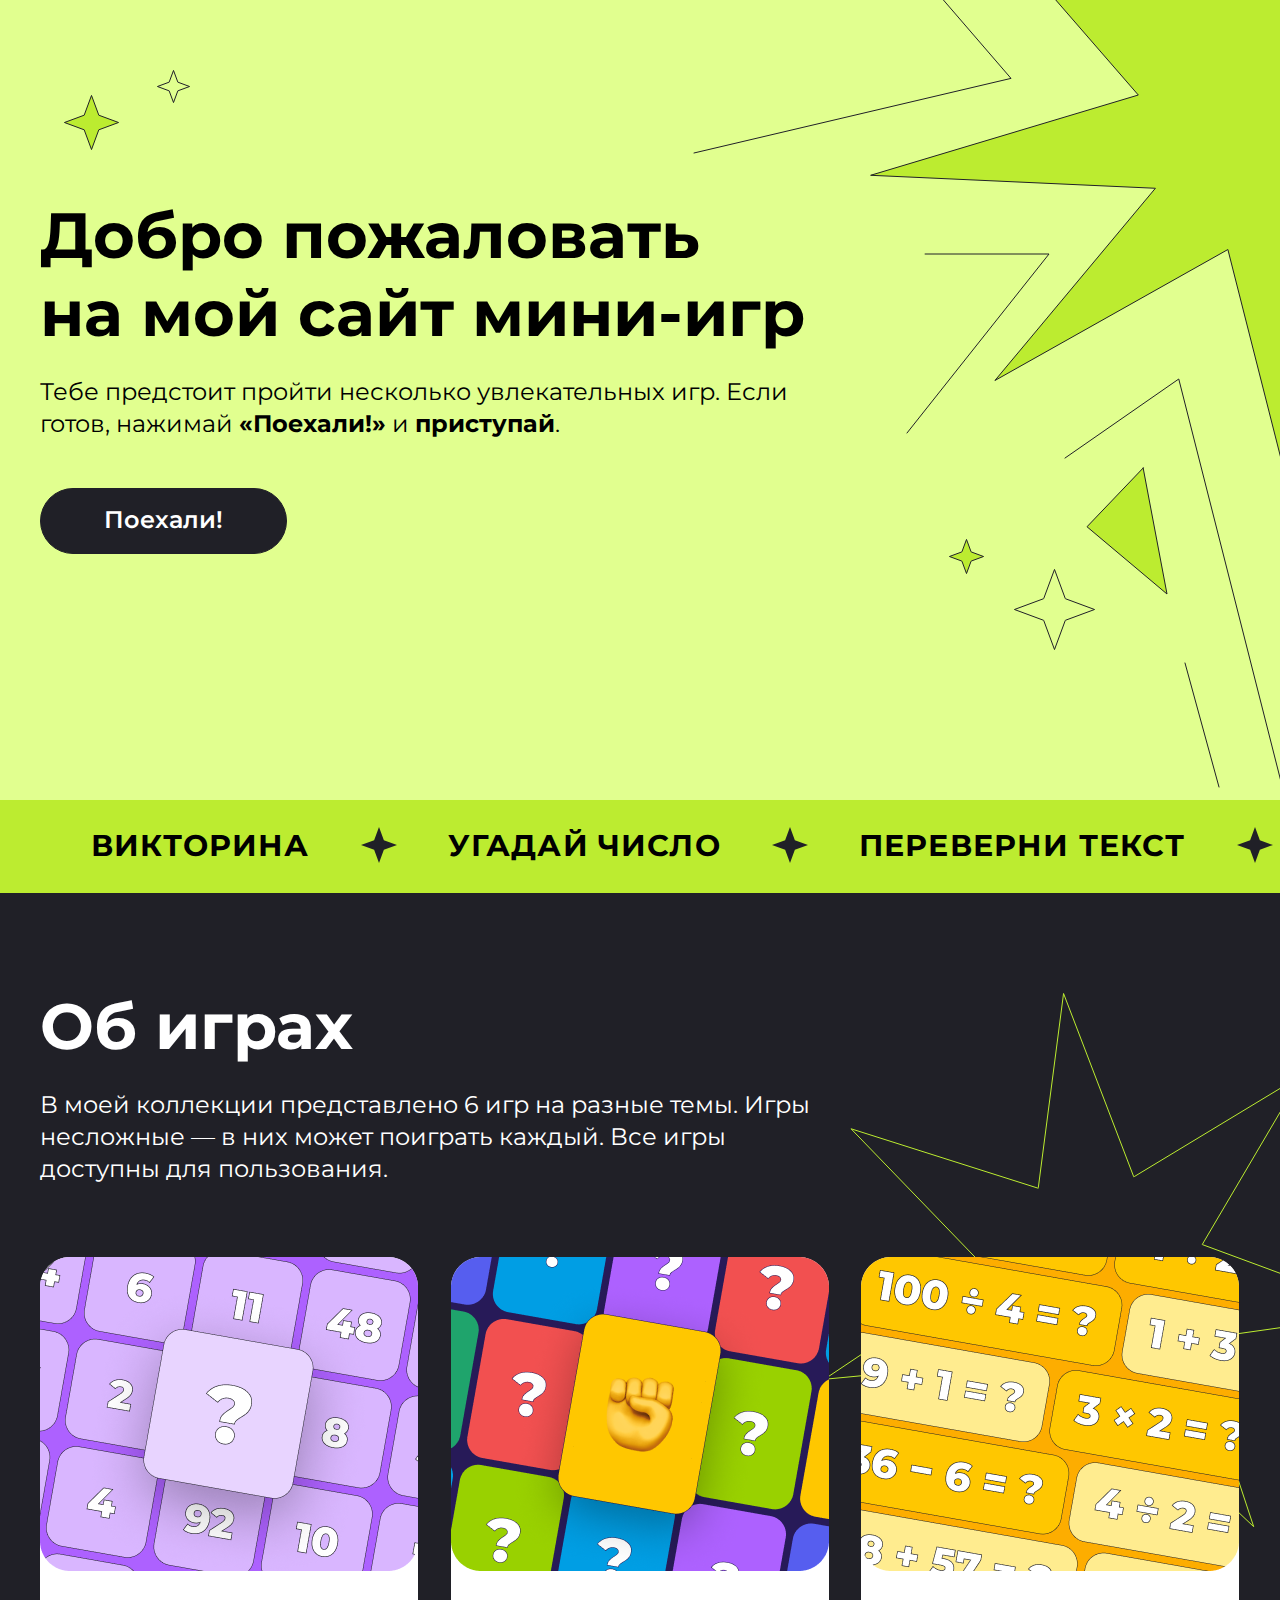
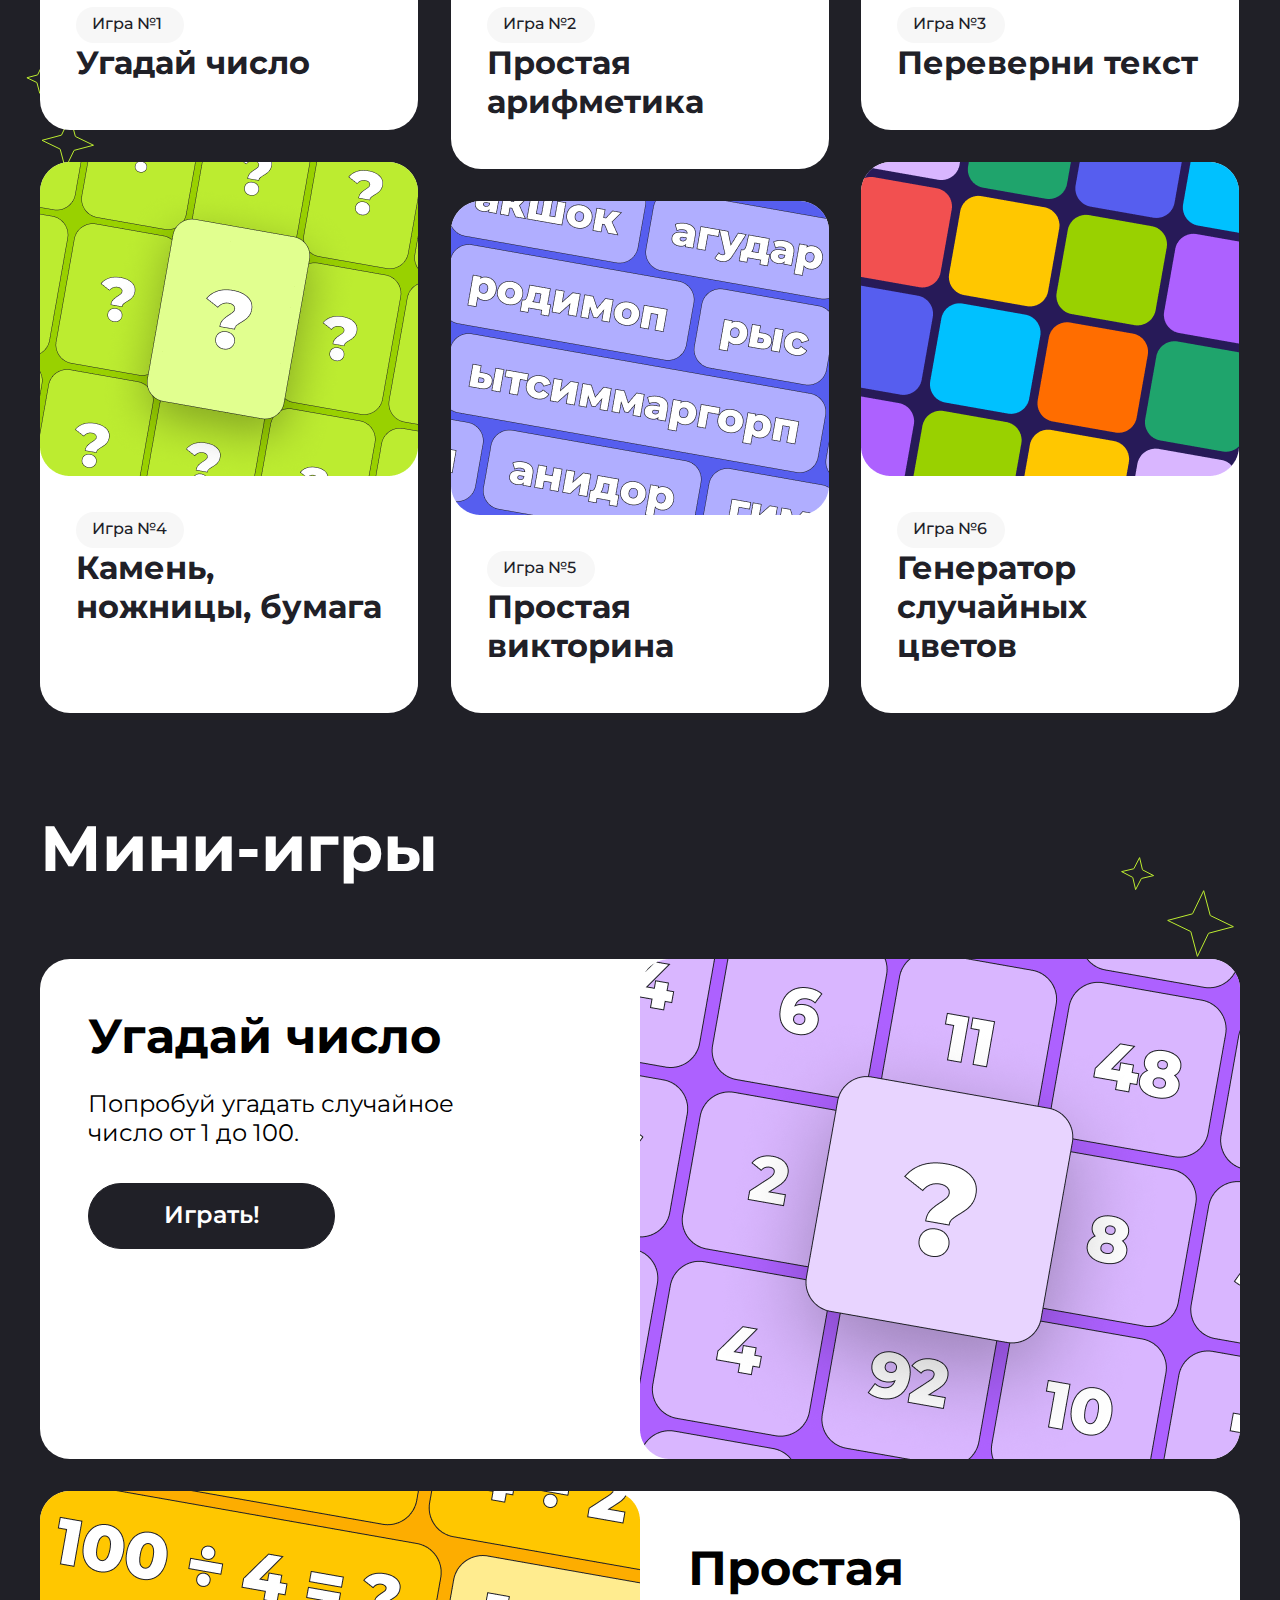
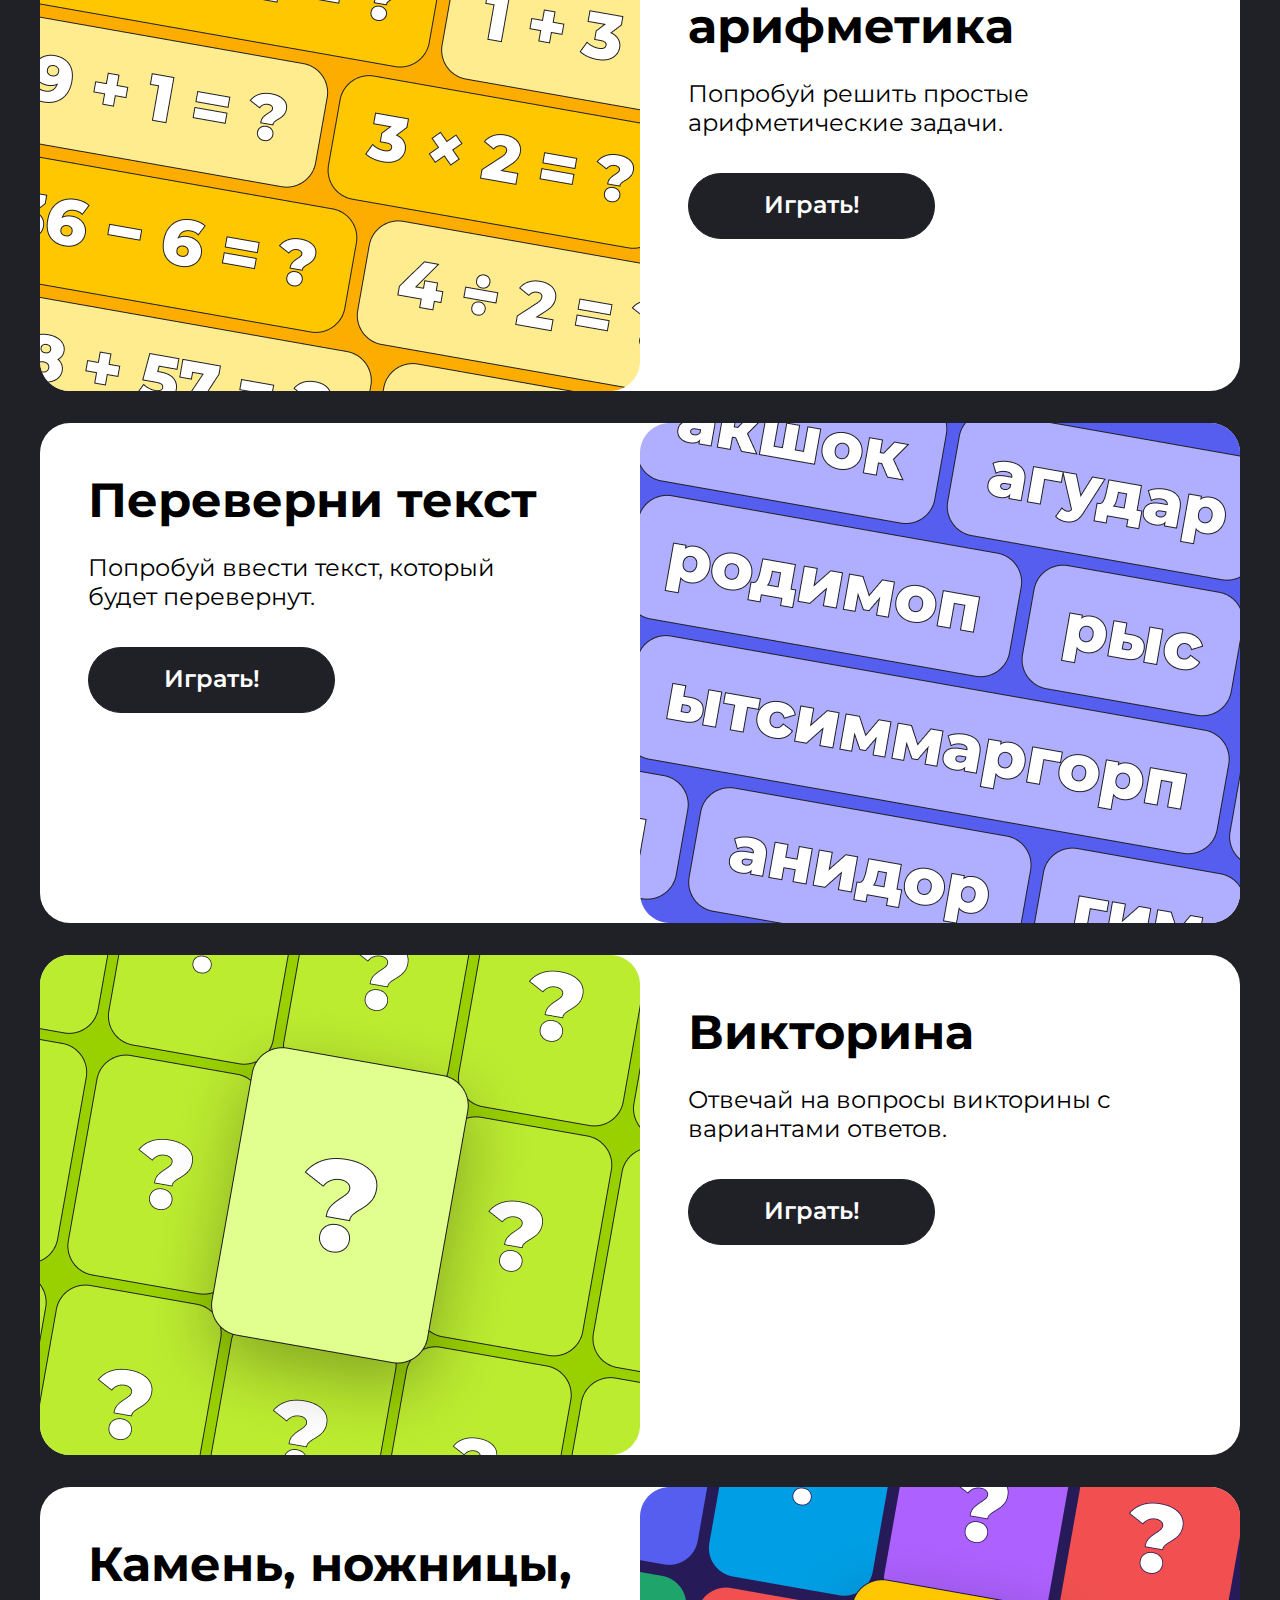
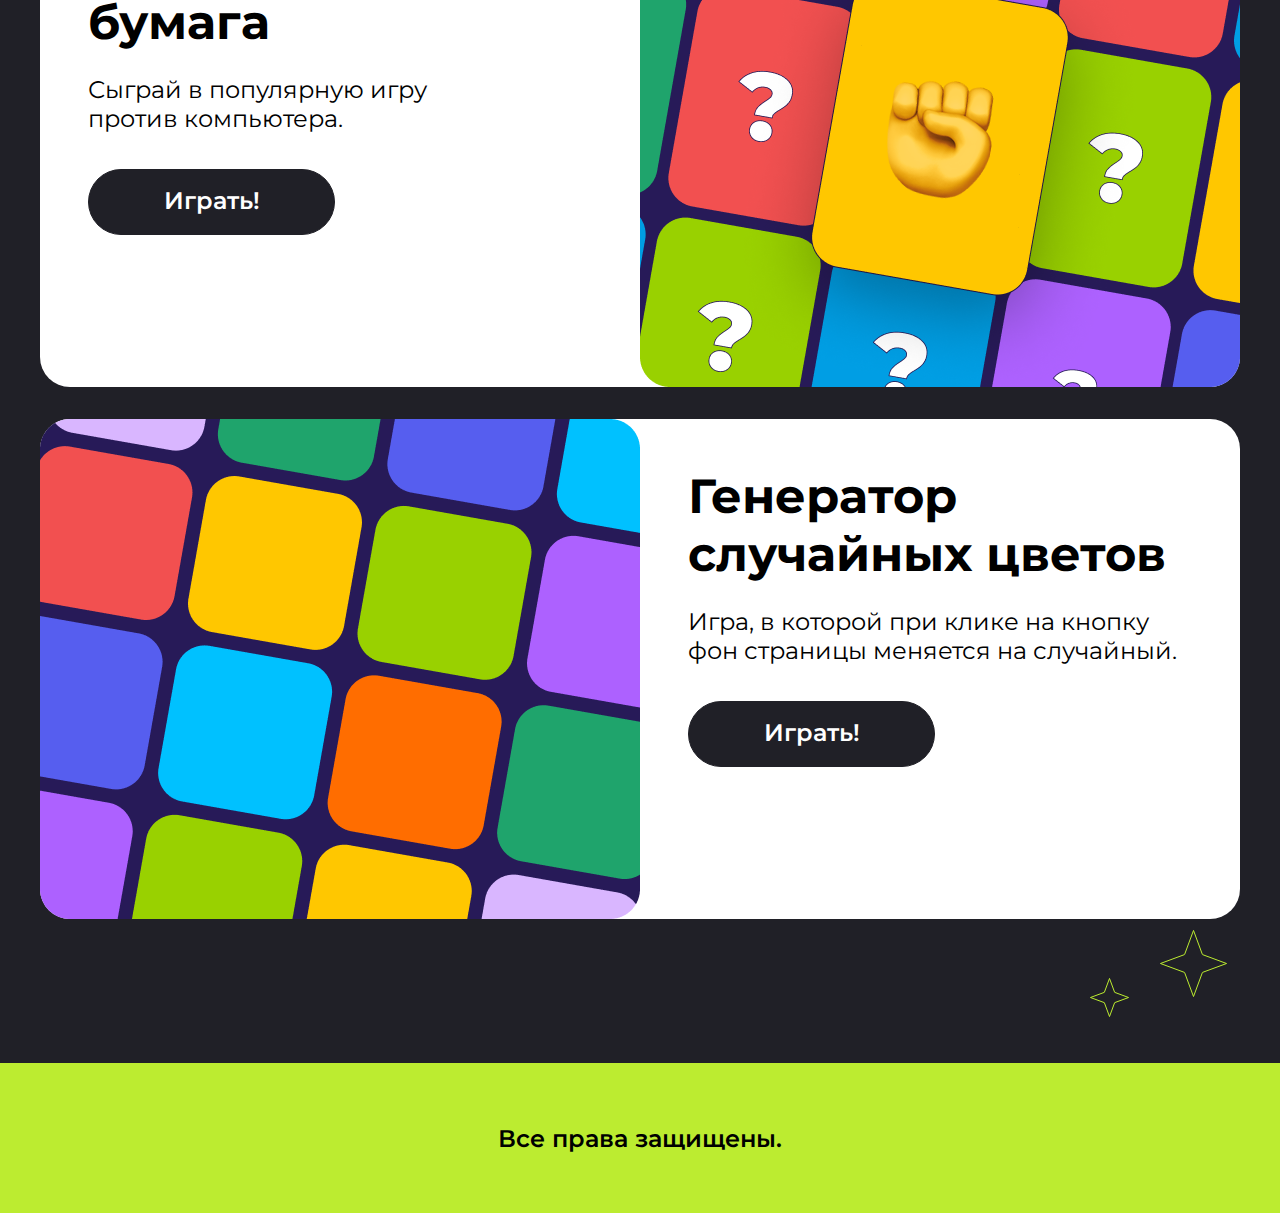
<file: index.html>
<!DOCTYPE html>
<html lang="en">
<head>
    <meta charset="UTF-8">
    <meta name="viewport" content="width=device-width, initial-scale=1.0">
    <title>Homework1</title>
    <link rel="preconnect" href="https://fonts.googleapis.com">
    <link rel="preconnect" href="https://fonts.gstatic.com" crossorigin>
    <link href="https://fonts.googleapis.com/css2?family=Montserrat:wght@400..700&display=swap" rel="stylesheet">
    <link rel="stylesheet" href="index.css">
</head>
<body>
    <header class="heder center">
            <div class="heder__title">
                <h1 class="heder__subtitle">Добро пожаловать<br> на мой сайт мини-игр</h1>
                <p class="heder__subtitles">Тебе предстоит пройти несколько увлекательных игр. Если готов, нажимай <strong>«Поехали!»</strong> и <strong>приступай</strong>.</p>
                <a href="#about-games" class="heder__button">Поехали!</a>
            </div> 
    </header>
    <div class="scrolling center">
            <div class="scrolling-games">
                <span class="scrolling__imgs">ВИКТОРИНА</span>
                <img class="scrolling__img" src="img-gaim/star-scrol.svg" alt="Star">
                <span class="scrolling__imgs">УГАДАЙ ЧИСЛО</span>
                <img class="scrolling__img" src="img-gaim/star-scrol.svg" alt="Star">
                <span class="scrolling__imgs">ПЕРЕВЕРНИ ТЕКСТ</span>
                <img class="scrolling__img" src="img-gaim/star-scrol.svg" alt="Star">
                <span class="scrolling__imgs">ПРОСТАЯ АРИФМЕТИКА</span>
                <img class="scrolling__img" src="img-gaim/star-scrol.svg" alt="Star">
                <span class="scrolling__imgs">КАМЕНЬ, НОЖНИЦЫ, БУМАГА</span>
                <img class="scrolling__img" src="img-gaim/star-scrol.svg" alt="Star">
                <span class="scrolling__imgs">ГЕНЕРАТОР СЛУЧАЙНЫХ ЦВЕТОВ</span>
                <img class="scrolling__img" src="img-gaim/star-scrol.svg" alt="Star">
            </div>
    </div>   
    <div class="about-games center" id="about-games">
            <div class="about-games__block">
                <h2 class="about-games__titles">Об играх</h2>
                <p class="about-games__description">В моей коллекции представлено 6 игр на разные темы. Игры несложные — в них может поиграть каждый.
                Все игры доступны для пользования.</p>
            </div>
            <main class="product">
                <div class="product-subblock">
                    <a href="#1">
                        <article class="product-game">
                            <img class="product-game__img" src="img-gaim/card_cover1.png" alt="Card cover">
                            <div class="product-game__descript">
                                <p class="product-game__number">Игра №1</p>
                                <h3 class="product-game__subtitle">Угадай число</h3>
                            </div>
                        </article>
                    </a>
                    <a href="#4">
                        <article class="product-game2">
                            <img class="product-game2__img" src="img-gaim/card_cover4.png" alt="Card cover">
                            <div class="product-game2__descript">
                                <p class="product-game2__number">Игра №4</p>
                                <h3 class="product-game2__subtitle">Камень, ножницы, бумага</h3>
                            </div>
                        </article>
                    </a>
                </div>
                <div class="product-subblock">
                    <a href="#2">
                        <article class="product-game3">
                            <img class="product-game3__img" src="img-gaim/card_cover2.png" alt="Card cover">
                            <div class="product-game3__descript">
                                <p class="product-game3__number">Игра №2</p>
                                <h3 class="product-game3__subtitle">Простая арифметика</h3>
                            </div>
                        </article>
                    </a>
                    <a href="#5">
                        <article class="product-game3">
                            <img class="product-game3__img" src="img-gaim/card_cover5.png" alt="Card cover">
                            <div class="product-game3__descript">
                                <p class="product-game3__number">Игра №5</p>
                                <h3 class="product-game3__subtitle">Простая викторина</h3>
                            </div>
                        </article>
                    </a>
                </div>
                <div class="product-subblock">
                    <a href="#3">
                        <article class="product-game">
                            <img class="product-game__img" src="img-gaim/card_cover3.png" alt="Card cover">
                            <div class="product-game__descript">
                                <p class="product-game__number">Игра №3</p>
                                <h3 class="product-game__subtitle">Переверни текст</h3>
                            </div>
                        </article>
                    </a>
                    <a href="#6">
                        <article class="product-game2">
                            <img class="product-game2__img" src="img-gaim/card_cover6.png" alt="Card cover">
                            <div class="product-game2__descript">
                                <p class="product-game2__number">Игра №6</p>
                                <h3 class="product-game2__subtitle">Генератор случайных цветов</h3>
                            </div>
                        </article>
                    </a>
                </div>
            </main>
    </div>
    <div class="mini-games center">
            <div class="mini-games__block">
                <h2 class="mini-games__titles">Мини-игры</h2>
            </div>
            <div class="mini-games__product">
                <div class="games-icons">
                    <article class="games-icons__productes" id="1">  
                        <div class="games-icons__descripto">
                            <h3 class="games-icons__subtitle">Угадай число</h3>
                            <p class="games-icons__number">Попробуй угадать случайное<br> число от 1 до 100.</p>
                            <a class="games-icons__button" data-game="guess-number">Играть!</a>
                        </div>
                        <img class="games-icons__img" src="img-gaim/big-card_cover1.png" alt="Card cover">
                    </article>
                </div>
                <div class="games-icons">
                    <article class="games-icons__productes2" id="2">  
                        <div class="games-icons__descripto">
                            <h3 class="games-icons__subtitle">Простая арифметика</h3>
                            <p class="games-icons__number">Попробуй решить простые арифметические задачи.</p>
                            <a class="games-icons__button" data-game="simple-arithmetic">Играть!</a>
                        </div>
                        <img class="games-icons__img" src="img-gaim/big-card_cover2.png" alt="Card cover">
                    </article>
                </div>
                <div class="games-icons">
                    <article class="games-icons__productes" id="3">  
                        <div class="games-icons__descripto">
                            <h3 class="games-icons__subtitle">Переверни текст</h3>
                            <p class="games-icons__number">Попробуй ввести текст, который<br> будет перевернут.</p>
                            <a class="games-icons__button" data-game="turn-text-over">Играть!</a>
                        </div>
                        <img class="games-icons__img" src="img-gaim/big-card_cover3.png" alt="Card cover">
                    </article>
                </div>
                <div class="games-icons">
                    <article class="games-icons__productes2" id="5">  
                        <div class="games-icons__descripto">
                            <h3 class="games-icons__subtitle">Викторина</h3>
                            <p class="games-icons__number">Отвечай на вопросы викторины с вариантами ответов.</p>
                            <a class="games-icons__button" data-game="quiz">Играть!</a>
                        </div>
                        <img class="games-icons__img" src="img-gaim/big-card_cover4.png" alt="Card cover">
                    </article>
                </div>
                <div class="games-icons">
                    <article class="games-icons__productes" id="4">  
                        <div class="games-icons__descripto">
                            <h3 class="games-icons__subtitle">Камень, ножницы, бумага</h3>
                            <p class="games-icons__number">Сыграй в популярную игру<br> против компьютера.</p>
                            <a class="games-icons__button" data-game="rock-paper-scissors">Играть!</a>
                        </div>
                        <img class="games-icons__img" src="img-gaim/big-card_cover5.png" alt="Card cover">
                    </article>
                </div>
                <div class="games-icons">
                    <article class="games-icons__productes2" id="6">  
                        <div class="games-icons__descripto">
                            <h3 class="games-icons__subtitle">Генератор случайных цветов</h3>
                            <p class="games-icons__number">Игра, в которой при клике на кнопку фон страницы меняется на случайный.</p>
                            <a class="games-icons__button" data-game="random-color-generator">Играть!</a>
                        </div>
                        <div id="modal" class="modal">
                            <div class="modal-content">
                                <button id="changeColorButton">Сменить цвет</button>
                                <button id="stopGameButton">Завершить игру</button>
                            </div>
                        </div>
                        <img class="games-icons__img" src="img-gaim/big-card_cover6.png" alt="Card cover">
                    </article>
                </div>
            </div>    
    </div>
    <footer class="footer center">
            <p class="footer__text">Все права защищены.</p>
    </footer>
    <script src="hw-1.js"></script>
    <script src="hw-2.js"></script>
    <script src="hw-3.js"></script>
    <script src="hw-4.js"></script>
    <script src="hw-game.js"></script>
    <script src="hw-5.js"></script>
    <script src="hw-6.js"></script>
    <script src="hw-7.js"></script>
</body>
</html>
</file>
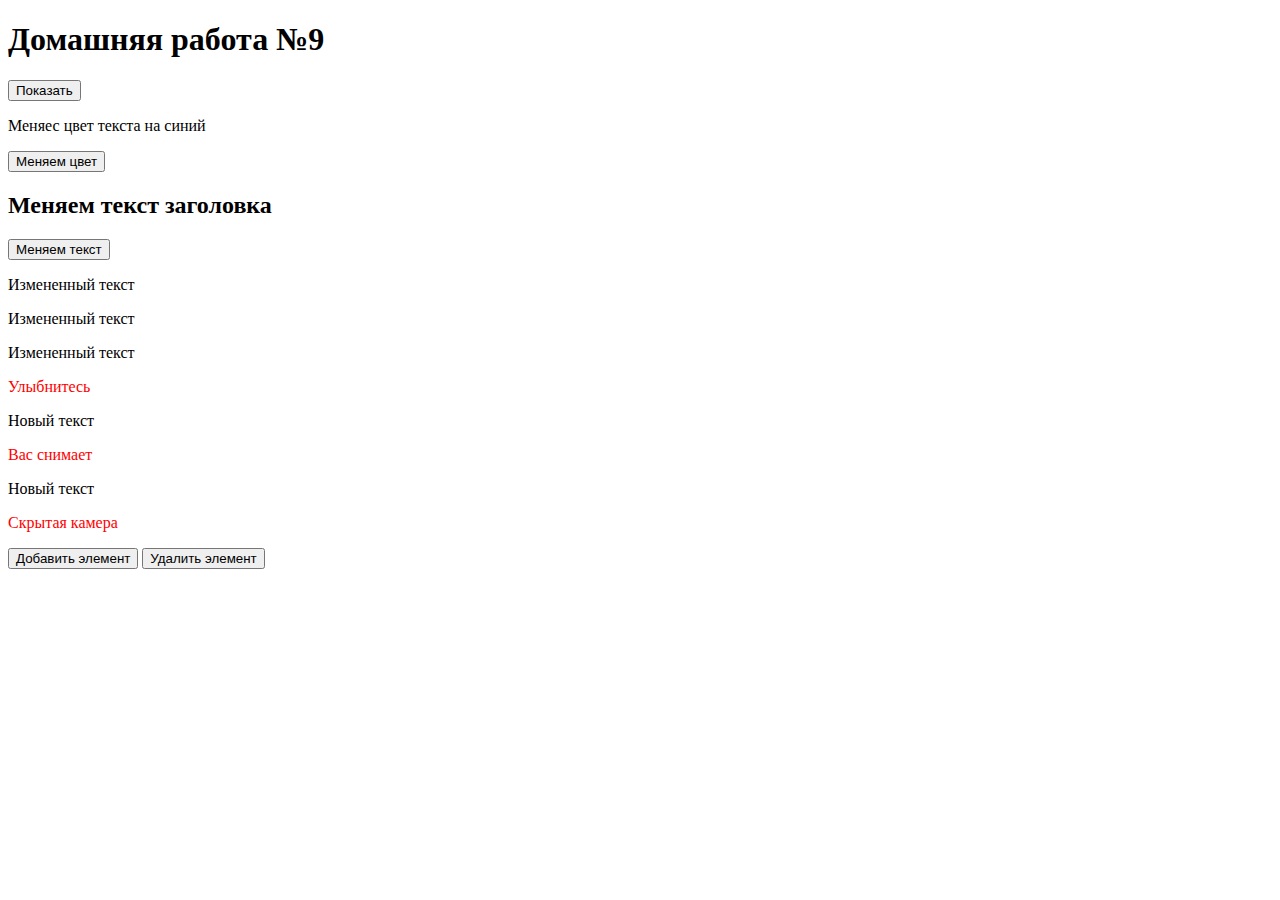
<file: DZ-9.html>
<!DOCTYPE html>
<html lang="en">
<head>
    <meta charset="UTF-8">
    <meta name="viewport" content="width=device-width, initial-scale=1.0">
    <title>Homework No. 9</title>
    <style>
        .hidden {
            display: none;
        }
    </style>
</head>
<body>
    <h1 class="title">Домашняя работа №9</h1>
    <button class="btn">Показать</button>

    <p class="title-color">Меняес цвет текста на синий</p>
    <button class="button">Меняем цвет</button>
    <h2 id="title">Меняем текст заголовка</h2>
    <button class="btn-change">Меняем текст</button>

    <p class="description">Привет</p>
    <p class="description">Проверте</p>
    <p class="description">Работу</p>

    <p class="description-text">Улыбнитесь</p>
    <p class="description-change">Текст</p>
    <p class="description-text">Вас снимает</p>
    <p class="description-change">Текст</p>
    <p class="description-text">Скрытая камера</p>

    <button id="addButton">Добавить элемент</button>

    <button id="removeButton">Удалить элемент</button>
    <script>
        //Задание 1
        const titleEl = document.querySelector('.title');
        const btnEl = document.querySelector('.btn');

        console.log(titleEl);
        console.log(btnEl);

        btnEl.addEventListener('click', btnClick);
        function btnClick() {
            console.log(titleEl.classList);
            titleEl.classList.toggle('hidden');
            if (titleEl.classList.contains('hidden')) {
                btnEl.textContent = 'Скрыть';
            } else {
                btnEl.textContent = 'Показать';
            }
        }
        
        //Задание 2
        const titleColorEl = document.querySelector('.title-color');
        const buttonEl = document.querySelector('.button');

        buttonEl.addEventListener('click', () => {
            titleColorEl.style.color = 'blue';
        })
        
        //Задание 3
        const element = document.getElementById('title'); 
        const btnChangeEl = document.querySelector('.btn-change');
        btnChangeEl.addEventListener('click', () => { 
            element.textContent = 'Привет, мир!';  
        })
        
        //Задание 4
        const descriptionEl = document.querySelectorAll('.description');
        console.log(descriptionEl);
        descriptionEl.forEach(element => {
            element.textContent = 'Измененный текст';
        });

        //Задание 5
        const descriptionTextEl = document.querySelectorAll('.description-text');
        const descriptionChangeEl = document.querySelectorAll('.description-change');
        console.log(descriptionTextEl);
        console.log(descriptionChangeEl);
        descriptionChangeEl.forEach(element => {
            element.textContent = 'Новый текст';
        });
        descriptionTextEl.forEach(element => {
            element.style.color = 'red';
        })

        //Задание 6
        const addButtonEl = document.getElementById('addButton');
        addButtonEl.addEventListener('click', () => { 
            const newParagraph = document.createElement('p');
            newParagraph.textContent = 'Новый абзац';
            document.body.appendChild(newParagraph); 
        })

        //Задание 7
        const removeButtonEl = document.getElementById('removeButton');
        const descriptionElm = document.querySelector('.description');
        console.log(descriptionElm);
        removeButtonEl.addEventListener('click', () => {
            if (descriptionElm) {
            descriptionElm.remove();
            } else {
            console.log('Элемент не найден.');
            }
        })
    </script>
</body>
</html>
</file>
<file: index.css>
* {
  margin: 0;
  padding: 0;
}

a {
  text-decoration: none;
}

html {
  scroll-behavior: smooth;
}

body {
  font-family: "Montserrat", sans-serif;
  height: 100vh;
  font-size: 16px;
}

.center {
  padding-left: calc(50% - 600px);
  padding-right: calc(50% - 600px);
}

.heder {
  background-color: #e1ff8f;
  background-image: url(img-gaim/group-stars.svg), url(img-gaim/star-1.svg), url(img-gaim/star-2.svg), url(img-gaim/star-3.svg), url(img-gaim/star-4.svg);
  background-repeat: no-repeat;
  background-position: top 0px right 0px, top 69px left 156px, top 94px left 63px, top 538px left 948px, top 568px left 1013px;
}
.heder__title {
  padding-top: 196px;
  padding-bottom: 246px;
  max-height: 358px;
  max-width: 769px;
}
.heder__subtitle {
  font-size: 64px;
  font-weight: 700;
  line-height: 78.02px;
}
.heder__subtitles {
  font-family: Montserrat;
  font-size: 24px;
  font-weight: 400;
  line-height: 32px;
  padding-bottom: 48px;
  padding-top: 24px;
}
.heder__button {
  display: inline-block;
  text-align: center;
  padding-top: 16px;
  box-sizing: border-box;
  width: 247px;
  height: 66px;
  border-radius: 60px;
  background-color: #202027;
  color: #ffffff;
  font-size: 24px;
  font-weight: 600;
  cursor: pointer;
  border: 1px solid #202027;
}
.heder__button:hover {
  background: rgb(255, 255, 255);
  color: rgb(0, 0, 0);
  transition: 0.5s;
}

.scrolling {
  background: #bcec30;
  overflow-x: hidden;
}
.scrolling__imgs {
  margin-right: 51px;
  margin-left: 51px;
}

.scrolling-games {
  display: flex;
  align-items: center;
  white-space: nowrap;
  font-size: 29.5px;
  font-weight: 700;
  line-height: 33px;
  letter-spacing: 0.04em;
  animation: scrollText 15s linear infinite;
  margin-top: 27px;
  margin-bottom: 30px;
  max-height: 36px;
}

@keyframes scrollText {
  0% {
    transform: translateX(100%);
  }
  100% {
    transform: translateX(-100%);
  }
}
.about-games {
  background: #202027;
  padding-top: 94px;
  background-image: url(img-gaim/star-7.svg), url(img-gaim/star-5.svg), url(img-gaim/star-6.svg);
  background-repeat: no-repeat;
  background-position: top 98px right 0px, top 770px left 25px, top 822px left 40px;
}
.about-games__titles {
  font-size: 64px;
  font-weight: 700;
  line-height: 78.02px;
  color: #ffffff;
  padding-bottom: 24px;
}
.about-games__description {
  font-size: 24px;
  font-weight: 400;
  line-height: 32px;
  color: #ffffff;
  max-width: 788px;
  padding-bottom: 72px;
}

.product {
  display: grid;
  gap: 32px;
  grid-template-columns: repeat(12, 1fr);
  padding-bottom: 18px;
}

.product-subblock {
  grid-column: span 4;
}

.product-game {
  height: 473px;
  width: 378px;
  margin-bottom: 32px;
  background: #ffffff;
  border-radius: 30px;
  transition: all 1s;
}
.product-game__descript {
  padding: 32px 32px 32px 36px;
}
.product-game__number {
  padding-bottom: 16px;
  background: #f7f7f7;
  border-radius: 53px;
  width: 76px;
  font-family: Montserrat;
  font-size: 16px;
  font-weight: 500;
  line-height: 18px;
  padding: 8px 16px 10px;
  color: #202027;
}
.product-game__subtitle {
  font-family: Montserrat;
  font-size: 32px;
  font-weight: 700;
  line-height: 39.01px;
  color: #202027;
}

.product-game:hover {
  transform: scale(1.1);
}

.product-game2 {
  height: 551px;
  width: 378px;
  margin-bottom: 32px;
  background: #ffffff;
  border-radius: 30px;
  transition: all 1s;
}
.product-game2__descript {
  padding: 32px 32px 32px 36px;
}
.product-game2__number {
  padding-bottom: 16px;
  background: #f7f7f7;
  border-radius: 53px;
  width: 76px;
  font-family: Montserrat;
  font-size: 16px;
  font-weight: 500;
  line-height: 18px;
  padding: 8px 16px 10px;
  color: #202027;
}
.product-game2__subtitle {
  font-family: Montserrat;
  font-size: 32px;
  font-weight: 700;
  line-height: 39.01px;
  color: #202027;
}

.product-game2:hover {
  transform: scale(1.1);
}

.product-game3 {
  height: 512px;
  width: 378px;
  margin-bottom: 32px;
  background: #ffffff;
  border-radius: 30px;
  transition: all 1s;
}
.product-game3__descript {
  padding: 32px 32px 32px 36px;
}
.product-game3__number {
  padding-bottom: 16px;
  background: #f7f7f7;
  border-radius: 53px;
  width: 76px;
  font-family: Montserrat;
  font-size: 16px;
  font-weight: 500;
  line-height: 18px;
  padding: 8px 16px 10px;
  color: #202027;
}
.product-game3__subtitle {
  font-family: Montserrat;
  font-size: 32px;
  font-weight: 700;
  line-height: 39.01px;
  color: #202027;
}

.product-game3:hover {
  transform: scale(1.1);
}

.mini-games {
  background: #202027;
  padding-top: 46px;
  background-image: url(img-gaim/star-8.svg), url(img-gaim/star-9.svg), url(img-gaim/star-10.svg), url(img-gaim/star-11.svg);
  background-repeat: no-repeat;
  background-position: top 93px right 124px, top 126px right 45px, bottom 65px right 52px, bottom 45px right 150px;
}
.mini-games__titles {
  font-size: 64px;
  font-weight: 700;
  color: #ffffff;
  padding-bottom: 72px;
}
.mini-games__product {
  padding-bottom: 112px;
}

.games-icons {
  margin-bottom: 32px;
}
.games-icons__productes {
  display: flex;
  flex-direction: row;
  justify-content: space-between;
  background-color: #ffffff;
  border-radius: 30px;
  transition: all 1s;
}
.games-icons__productes:hover {
  transform: scale(1.1);
}
.games-icons__productes2 {
  display: flex;
  flex-direction: row-reverse;
  justify-content: space-between;
  background-color: #ffffff;
  border-radius: 30px;
  transition: all 1s;
}
.games-icons__productes2:hover {
  transform: scale(1.1);
}
.games-icons__descripto {
  padding: 48px 48px 152px 48px;
}
.games-icons__subtitle {
  font-family: Montserrat;
  font-size: 48px;
  font-weight: 700;
}
.games-icons__number {
  font-family: Montserrat;
  font-size: 24px;
  font-weight: 400;
  padding-top: 24px;
  padding-bottom: 36px;
}
.games-icons__button {
  display: inline-block;
  text-align: center;
  padding-top: 16px;
  box-sizing: border-box;
  width: 247px;
  height: 66px;
  border-radius: 60px;
  background-color: #202027;
  color: #ffffff;
  font-size: 24px;
  font-weight: 600;
  cursor: pointer;
  border: 1px solid #202027;
}
.games-icons__button:hover {
  background: rgb(255, 255, 255);
  color: rgb(0, 0, 0);
  transition: 0.5s;
}

.modal {
  display: none;
  position: fixed;
  top: 0;
  left: 0;
  width: 100%;
  height: 100%;
  background-color: rgba(0, 0, 0, 0.5);
  justify-content: center;
  align-items: center;
  z-index: 1000;
}

.modal-content {
  background-color: #fff;
  padding: 20px;
  border-radius: 15px;
  box-shadow: 0 4px 6px rgba(0, 0, 0, 0.1);
  text-align: center;
}

#changeColorButton, #stopGameButton {
  padding: 25px 50px;
  font-size: 40px;
  margin: 10px;
  cursor: pointer;
  border: none;
  border-radius: 15px;
  color: #fff;
  transition: background-color 0.3s ease, color 0.3s ease;
}

#changeColorButton {
  background-color: #007BFF;
}

#stopGameButton {
  background-color: #ff4444;
}

.footer {
  background: #bcec30;
}
.footer__text {
  font-family: Montserrat;
  font-size: 24px;
  font-weight: 600;
  line-height: 29.26px;
  padding-top: 61px;
  padding-bottom: 60px;
  text-align: center;
}

@media (min-width: 768px) and (max-width: 1024px) {
  .center {
    padding-left: calc(50% - 393px);
    padding-right: calc(50% - 393px);
  }
  .heder {
    background-position: top 0px right 0px, top 44px left 81px, top 87px left 27px, bottom 64px right 106px, bottom 18px right 154px;
  }
  .heder__title {
    padding-top: 86px;
    padding-bottom: 130px;
    text-align: center;
  }
  .heder__subtitles {
    max-width: 660px;
    text-align: center;
  }
  .about-games {
    display: none;
  }
  .mini-games__titles {
    text-align: center;
    font-size: 50px;
  }
  .games-icons {
    display: flex;
    justify-content: space-around;
    flex-wrap: wrap;
  }
  .games-icons__productes {
    max-width: 650px;
  }
  .footer-text {
    text-align: center;
  }
}
@media (max-width: 768px) {
  .center {
    padding-left: 16px;
    padding-right: 16px;
  }
  .heder {
    background-image: url(img-gaim/star-mob-big.svg), url(img-gaim/star-mob1.svg), url(img-gaim/star-mob2.svg), url(img-gaim/star-mob3.svg), url(img-gaim/star-mob4.svg);
    background-repeat: no-repeat;
    background-position: top 0px right 0px, top 64px left 91px, top 97px left 37px, bottom 74px right 86px, bottom 28px right 34px;
  }
  .heder__title {
    padding-top: 147px;
    padding-bottom: 131px;
    text-align: center;
    display: flex;
    flex-wrap: wrap;
    justify-content: center;
  }
  .heder__subtitle {
    font-size: 40px;
    font-weight: 700;
    line-height: 48.76px;
    text-align: center;
  }
  .heder__subtitles {
    font-size: 16px;
    font-weight: 400;
    line-height: 19.5px;
    padding-bottom: 36px;
    padding-left: 21.5px;
    padding-right: 21.5px;
  }
  .heder__button {
    width: 285px;
    height: 55px;
    font-size: 16px;
    margin-bottom: 131px;
    display: flex;
    justify-content: center;
  }
  .heder__button:hover {
    display: none;
  }
  .scrolling-games {
    display: flex;
    align-items: center;
    white-space: nowrap;
    font-family: Montserrat;
    font-size: 16px;
    font-weight: 700;
    line-height: 17.6px;
    letter-spacing: 0.04em;
    animation: scrollText 10s linear infinite;
    margin-top: 16px;
    margin-bottom: 16px;
  }
  .scrolling__imgs {
    margin-right: 27.4px;
    margin-left: 27.4px;
  }
  .scrolling__img {
    width: 19.34px;
    height: 19.34px;
  }
  .about-games {
    display: none;
  }
  .mini-games {
    background-image: none;
  }
  .mini-games__titles {
    font-family: Montserrat;
    font-size: 40px;
    font-weight: 700;
    line-height: 48.76px;
    padding-bottom: 48px;
  }
  .mini-games__product {
    padding-bottom: 49px;
  }
  .games-icons {
    display: block;
  }
  .games-icons__productes {
    flex-direction: column-reverse;
    max-width: 3740px;
    min-height: 375px;
  }
  .games-icons__productes2 {
    flex-direction: column-reverse;
  }
  .games-icons__descripto {
    padding: 29px 29px 32.68px 29px;
  }
  .games-icons__subtitle {
    font-family: Montserrat;
    font-size: 32px;
    font-weight: 700;
    line-height: 39.01px;
  }
  .games-icons__number {
    font-family: Montserrat;
    font-size: 16px;
    font-weight: 400;
    line-height: 19.5px;
    padding-top: 16px;
  }
  .games-icons__button {
    display: inline-block;
    text-align: center;
    padding-top: 16px;
    box-sizing: border-box;
    width: 285px;
    height: 55px;
    border-radius: 60px;
    background-color: #202027;
    color: #ffffff;
    font-size: 16px;
    font-weight: 600;
    cursor: pointer;
    border: 1px solid #202027;
    margin-bottom: 33px;
  }
  .games-icons__button:hover {
    display: none;
  }
  .footer__text {
    font-family: Montserrat;
    font-size: 16px;
    font-weight: 600;
    line-height: 19.5px;
    padding-top: 40px;
    padding-bottom: 40px;
    padding-left: 0px;
    text-align: center;
  }
}/*# sourceMappingURL=index.css.map */
</file>
